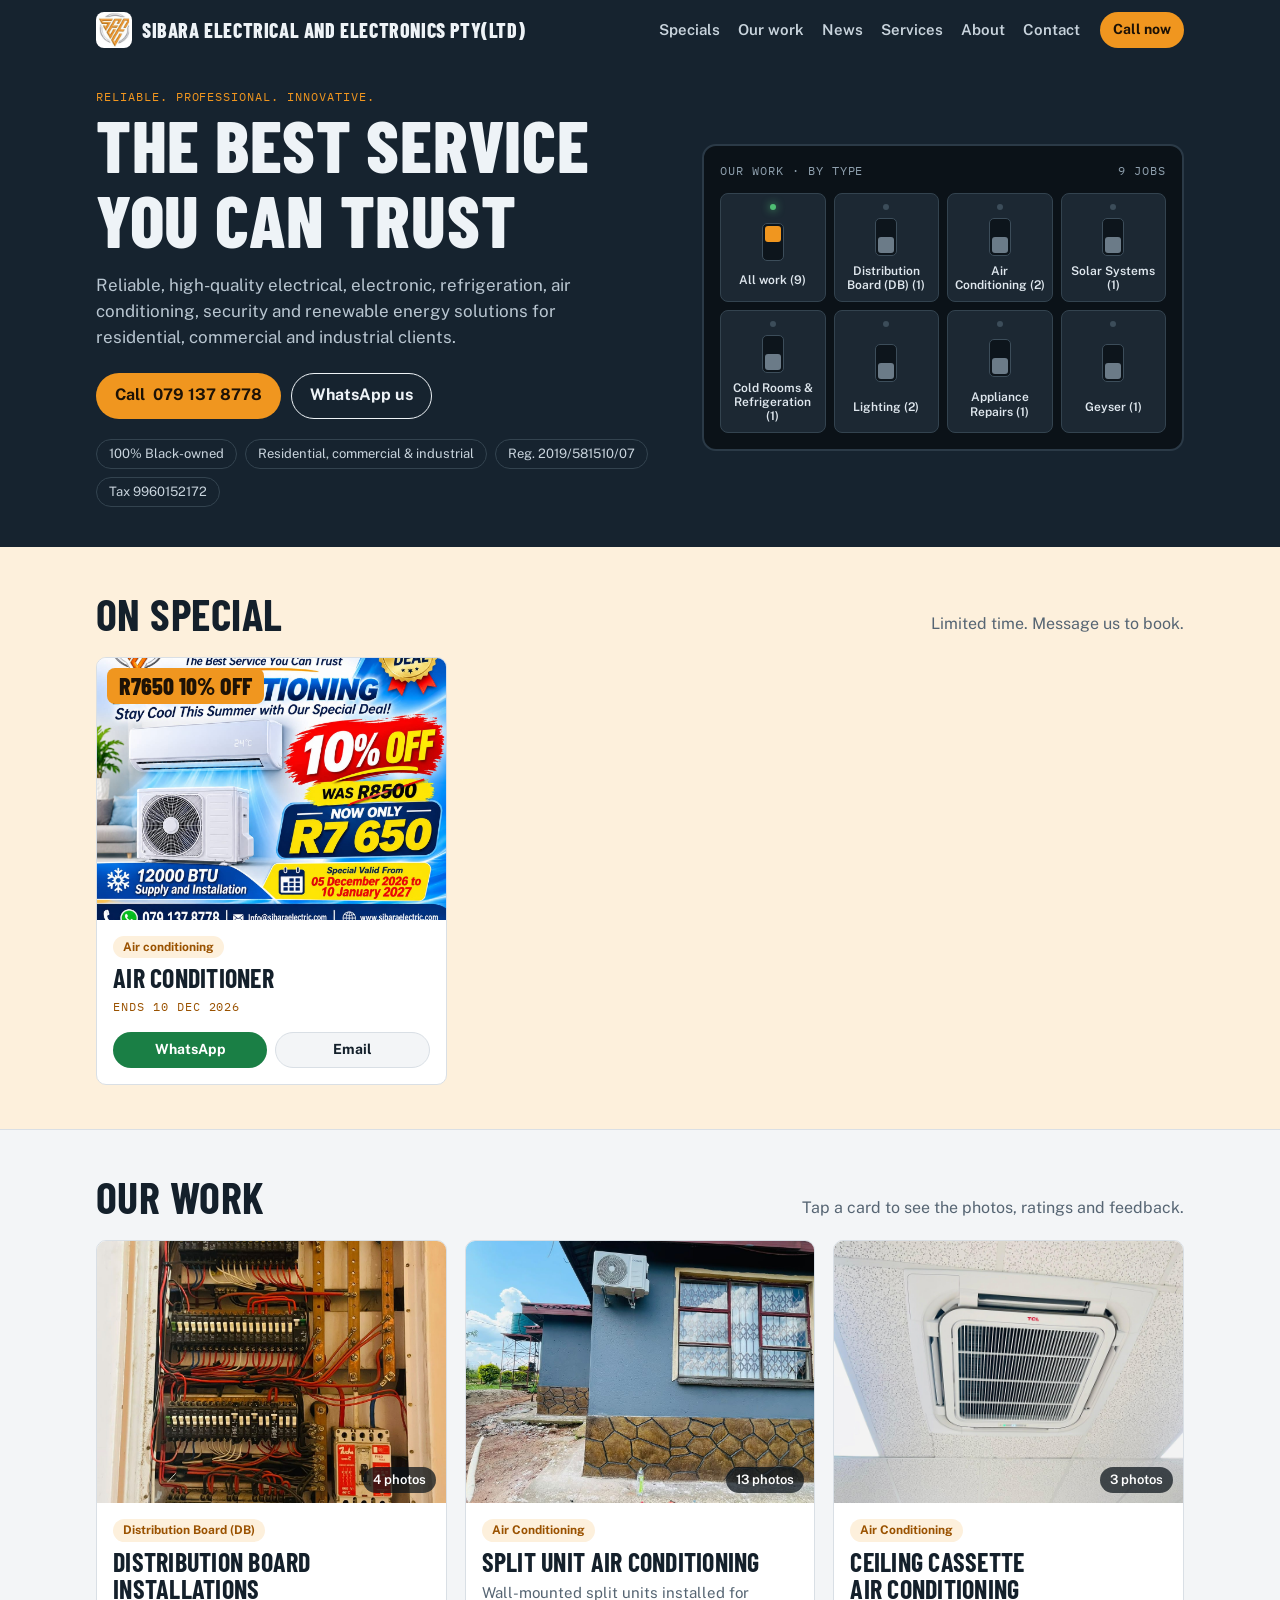
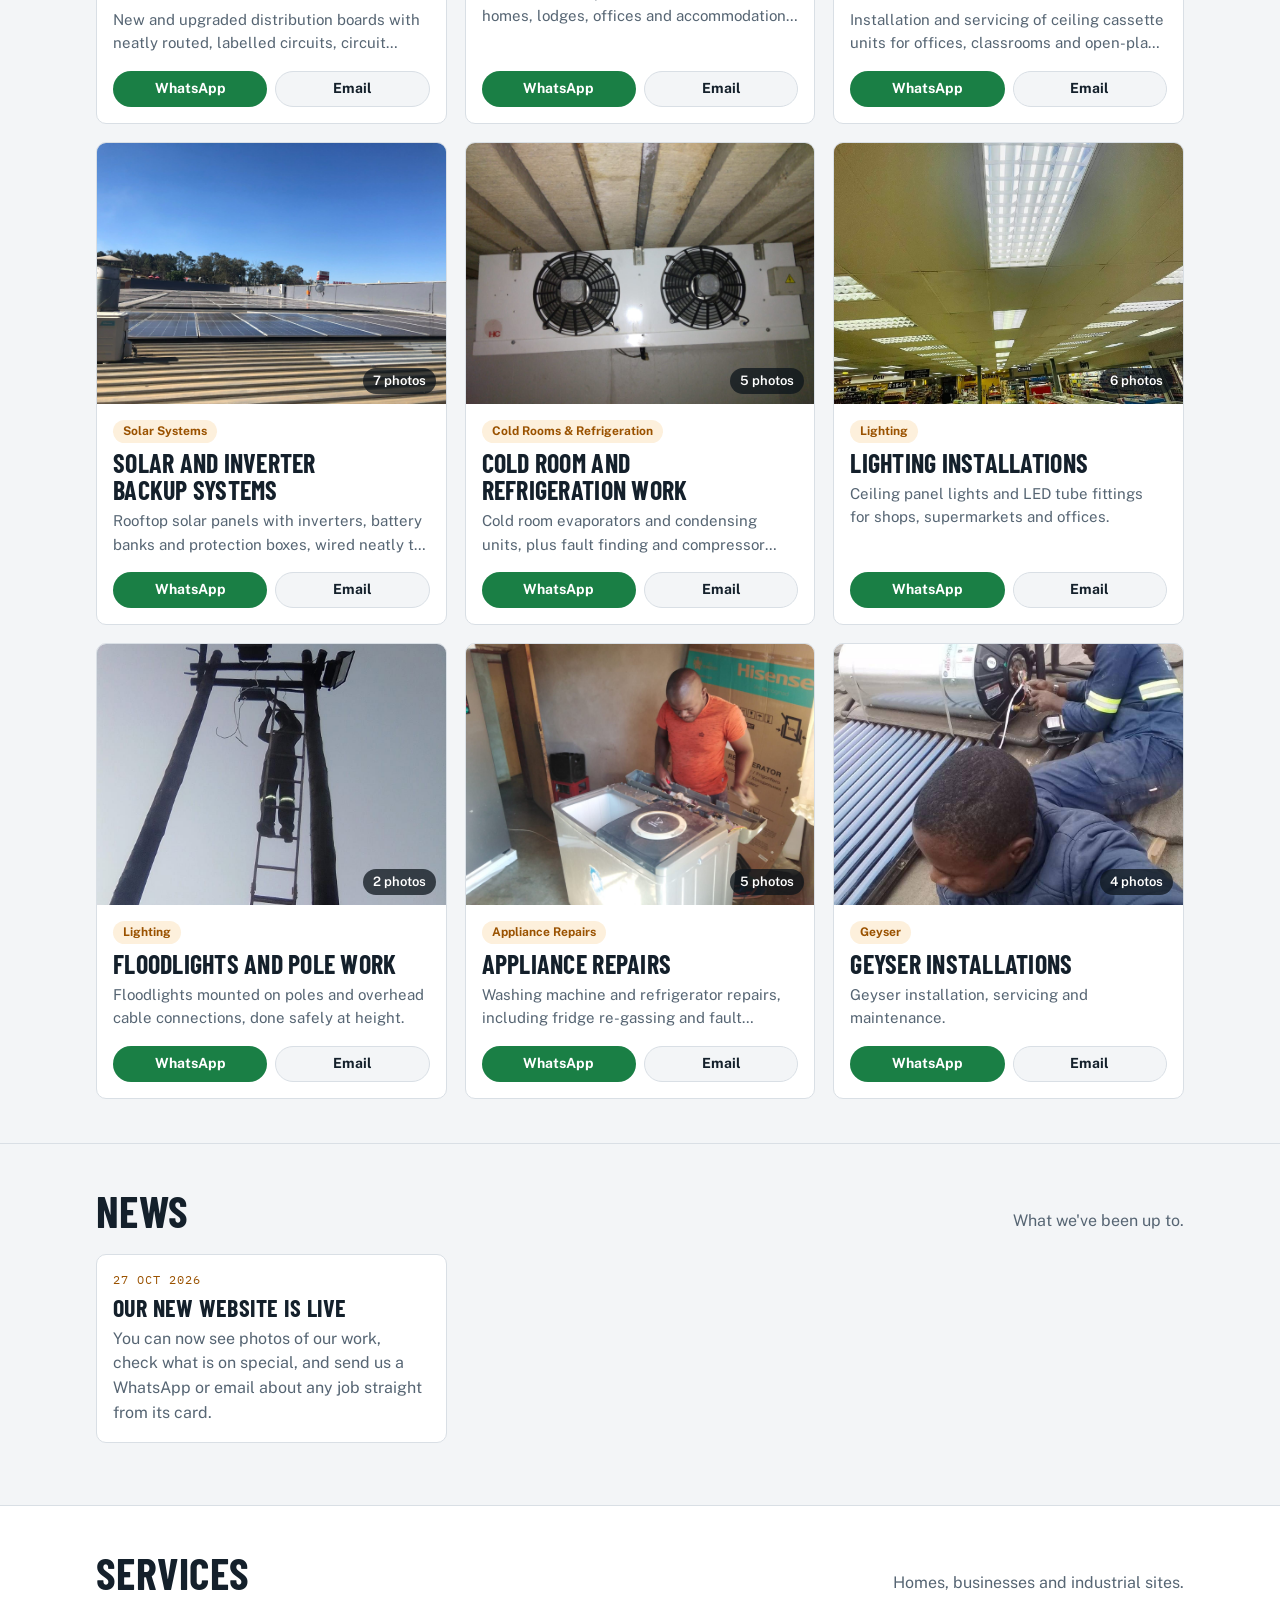
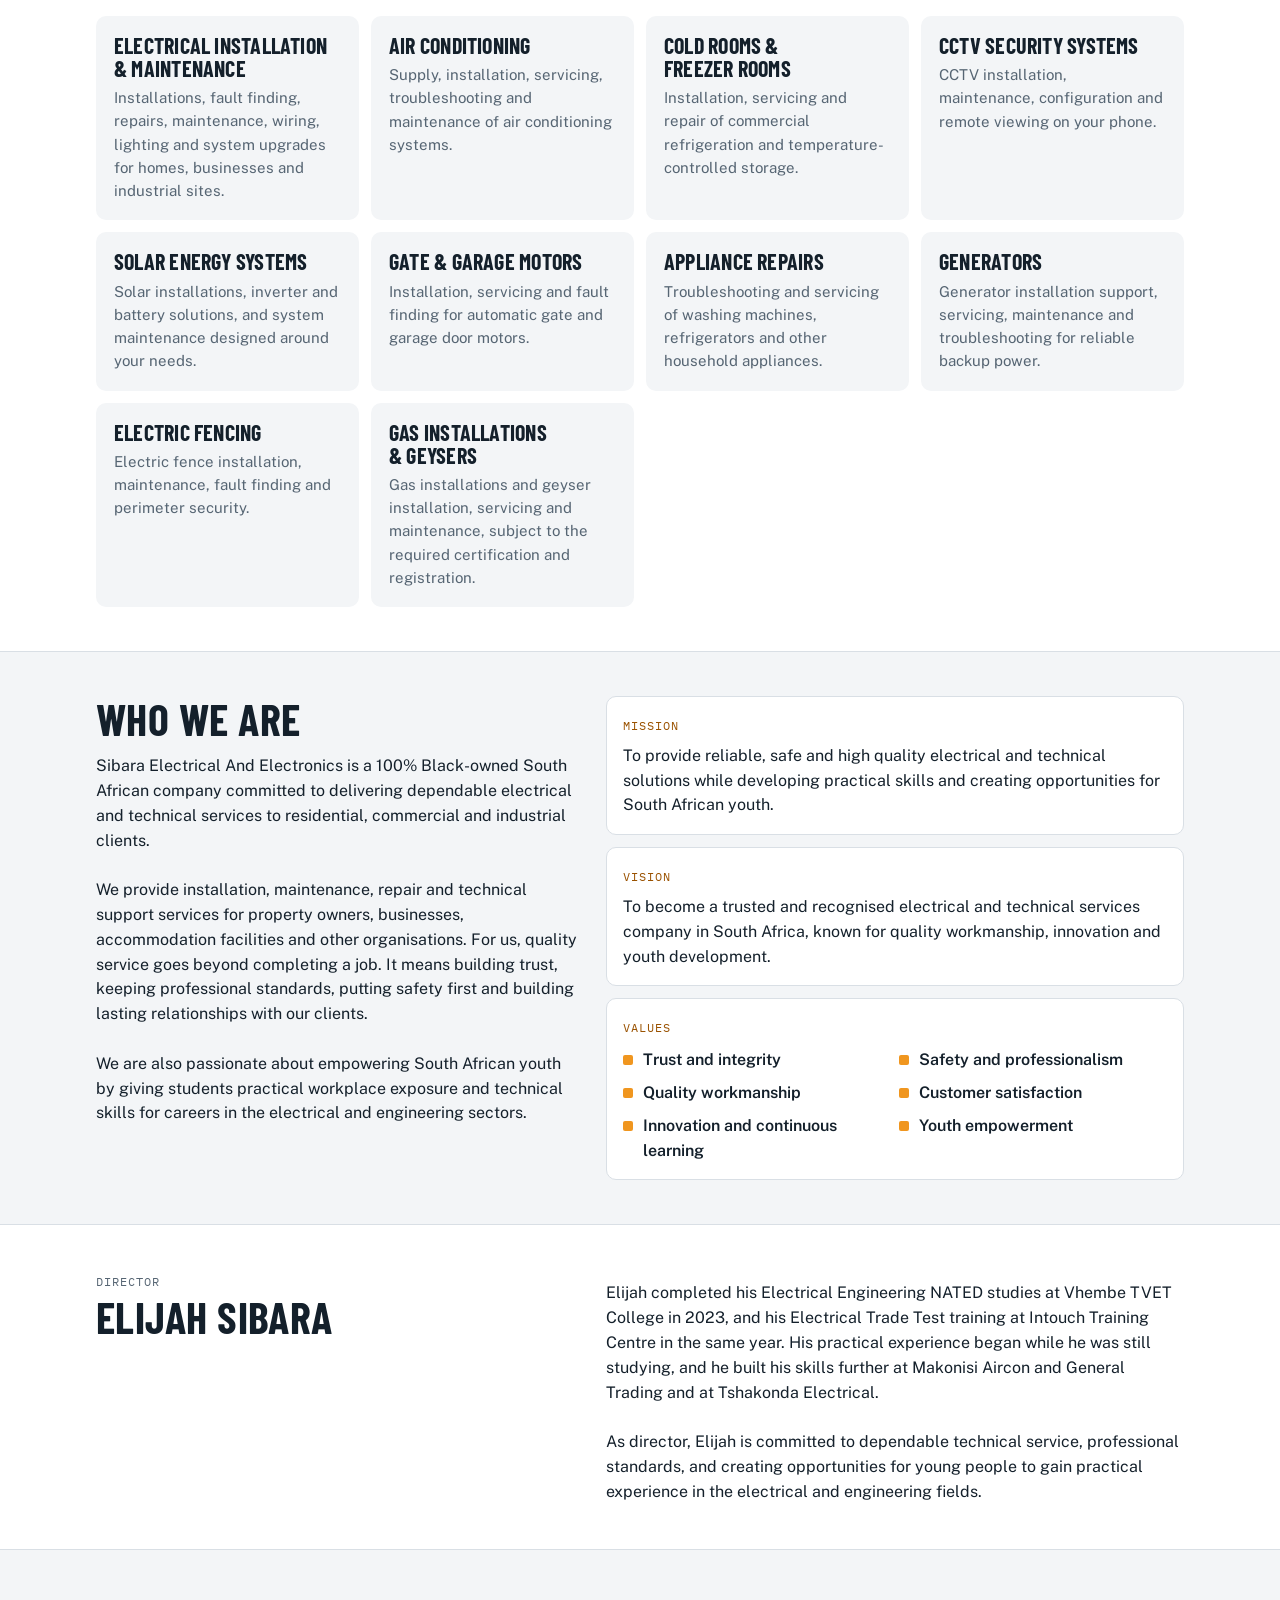
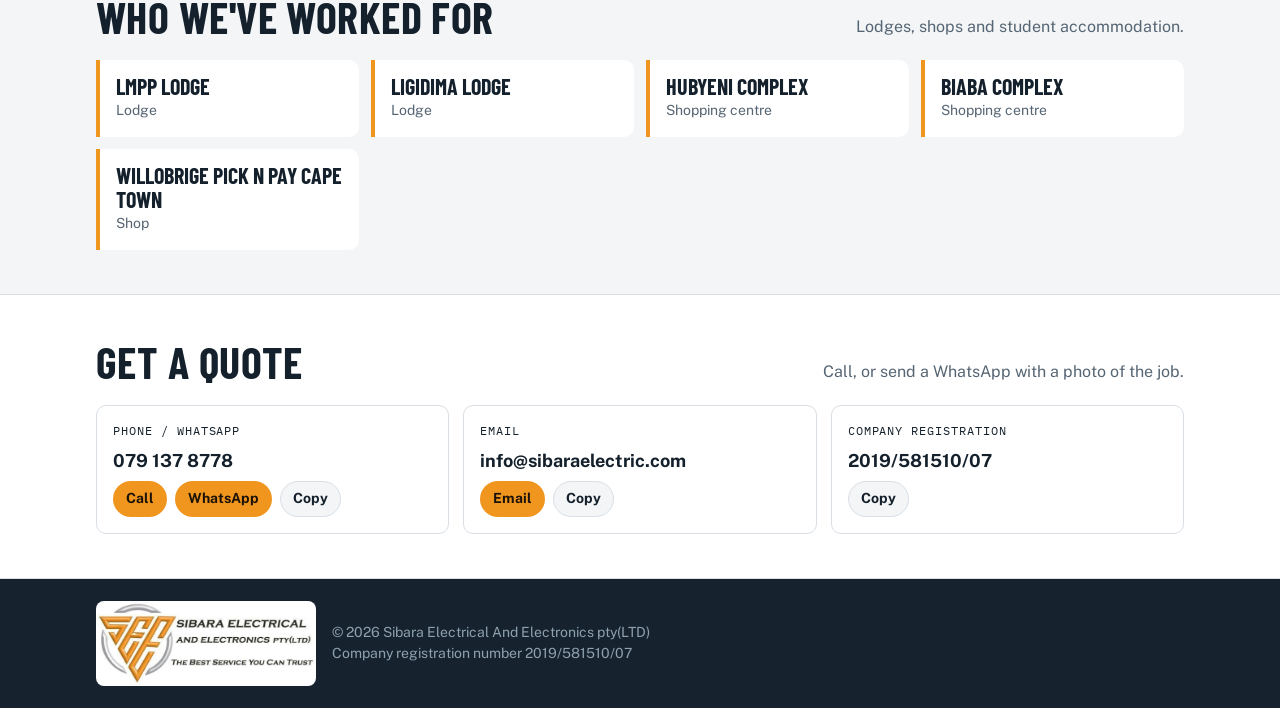
<file: index.html>
<!doctype html>
<html lang="en">
<head>
<meta charset="utf-8">
<meta name="viewport" content="width=device-width,initial-scale=1,viewport-fit=cover">
<title>Sibara Electrical And Electronics</title>
<meta name="description" content="Electrical installations, air conditioning, cold rooms, CCTV, solar, gate motors, geysers and more. The best service you can trust.">
<link rel="icon" href="favicon.png">
<link rel="preconnect" href="https://fonts.googleapis.com">
<link rel="stylesheet" href="https://fonts.googleapis.com/css2?family=Barlow+Condensed:wght@600;700;800&family=Public+Sans:wght@400;500;600;700&family=IBM+Plex+Mono:wght@500&display=swap">
<link rel="stylesheet" href="site.css">
</head>
<body>
<header class="top"><div class="wrap">
  <a class="brand" href="#"><img class="emblem" src="images/emblem.png" alt="" width="36" height="36"><span data-b="name">Sibara Electrical And Electronics</span></a>
  <nav class="nav"><a href="#specials" data-nav="specials" hidden>Specials</a><a href="#work">Our work</a><a href="#news" data-nav="news" hidden>News</a><a href="#services">Services</a><a href="#about">About</a><a href="#contact">Contact</a></nav>
  <a class="btn btn-copper btn-sm" data-tel hidden>Call now</a>
</div></header>

<div class="hero"><div class="wrap">
  <div>
    <div class="label hero-kicker" data-b="tagline"></div>
    <h1 id="hero-title" data-b="slogan">The best service you can trust</h1>
    <p data-b="intro"></p>
    <div class="cta">
      <a class="btn btn-copper" data-tel hidden>Call <span data-b="phone"></span></a>
      <a class="btn btn-ghost" data-wa target="_blank" rel="noopener" hidden>WhatsApp us</a>
    </div>
    <ul class="chips" id="highlights"></ul>
  </div>
  <div class="board" aria-label="Filter our work by type">
    <div class="label"><span>Our work · by type</span><span id="board-count"></span></div>
    <div class="breakers" id="breakers"></div>
  </div>
</div></div>

<section class="block specials" id="specials" hidden><div class="wrap">
  <div class="sec-head"><h2>On special</h2><p>Limited time. Message us to book.</p></div>
  <div class="grid" id="specials-list"></div>
</div></section>

<section class="block" id="work"><div class="wrap">
  <div class="sec-head"><h2>Our work</h2><p>Tap a card to see the photos, ratings and feedback.</p></div>
  <div class="grid" id="cards"><div class="empty">Loading our work...</div></div>
</div></section>

<section class="block news-block" id="news" hidden><div class="wrap">
  <div class="sec-head"><h2>News</h2><p>What we've been up to.</p></div>
  <div class="news" id="news-list"></div>
  <button class="btn btn-quiet" id="news-more" type="button" hidden>Show older news</button>
</div></section>

<section class="block alt" id="services"><div class="wrap">
  <div class="sec-head"><h2>Services</h2><p>Homes, businesses and industrial sites.</p></div>
  <div class="services" id="services-list"></div>
</div></section>

<section class="block" id="about"><div class="wrap two">
  <div>
    <h2 class="h2">Who we are</h2>
    <p class="prose" data-b="about"></p>
  </div>
  <div class="stack">
    <div class="panel"><span class="label">Mission</span><p data-b="mission"></p></div>
    <div class="panel"><span class="label">Vision</span><p data-b="vision"></p></div>
    <div class="panel"><span class="label">Values</span><ul class="checks" id="values"></ul></div>
  </div>
</div></section>

<section class="block alt" id="director"><div class="wrap two">
  <div>
    <span class="label muted" id="dir-role"></span>
    <h2 class="h2" id="dir-name"></h2>
  </div>
  <p class="prose" id="dir-bio"></p>
</div></section>

<section class="block" id="clients"><div class="wrap">
  <div class="sec-head"><h2>Who we've worked for</h2><p>Lodges, shops and student accommodation.</p></div>
  <div class="clients" id="clients-list"></div>
</div></section>

<section class="block alt" id="contact"><div class="wrap">
  <div class="sec-head"><h2>Get a quote</h2><p>Call, or send a WhatsApp with a photo of the job.</p></div>
  <div class="contact" id="contact-cards"></div>
</div></section>

<footer><div class="wrap foot">
  <img src="images/logo.jpg" alt="Sibara Electrical And Electronics (Pty) Ltd logo" class="foot-logo">
  <div>© <span id="yr"></span> <span data-b="name"></span><br><span id="reg"></span></div>
</div></footer>

<div class="callbar" hidden><a class="btn btn-copper" data-tel hidden>Call</a><a class="btn btn-ghost" data-wa target="_blank" rel="noopener" hidden>WhatsApp</a></div>

<div class="sheet" id="detail" hidden role="dialog" aria-modal="true" aria-labelledby="d-title">
  <div class="sheet-top"><div class="wrap"><h2 id="d-title"></h2><button class="x" data-close aria-label="Close">×</button></div></div>
  <div class="wrap" style="padding-top:18px">
    <span class="pill" id="d-type"></span>
    <div class="detail-desc" id="d-desc"></div>
    <div class="ask" id="d-ask"></div>
    <div class="photos" id="d-photos"></div>
    <div class="reviews" id="d-reviews" hidden>
      <div class="rev-head"><h3>Ratings &amp; feedback</h3><span class="stars-sum" id="d-avg"></span></div>
      <form class="rev-form" id="rev-form" novalidate>
        <fieldset class="rate">
          <legend>Rate this work</legend>
          <div class="rate-stars" id="rate-stars"></div>
        </fieldset>
        <label><span>Your name <span class="muted">(optional)</span></span><input name="name" maxlength="60" autocomplete="name"></label>
        <label><span>Feedback <span class="muted">(optional)</span></span><textarea name="comment" maxlength="600" rows="3"></textarea></label>
        <label class="hp" aria-hidden="true">Website<input name="website" tabindex="-1" autocomplete="off"></label>
        <div class="row"><button class="btn btn-copper" type="submit">Send rating</button><span class="rev-msg" id="rev-msg" role="status"></span></div>
      </form>
      <div class="rev-list" id="rev-list"></div>
    </div>
  </div>
</div>

<div class="lightbox" id="lightbox" hidden role="dialog" aria-modal="true" aria-label="Photo viewer">
  <div class="bar"><span class="label" id="lb-count"></span><button class="x" id="lb-close" aria-label="Close photo">×</button></div>
  <div class="stage" id="lb-stage"><img id="lb-img" alt=""></div>
  <div class="nav-lb"><button class="btn btn-ghost" id="lb-prev">‹ Previous</button><button class="btn btn-ghost" id="lb-next">Next ›</button></div>
</div>
<script src="site.js?v=2"></script>
<script src="visitors.js?v=3" defer></script>
</body>
</html>
</file>
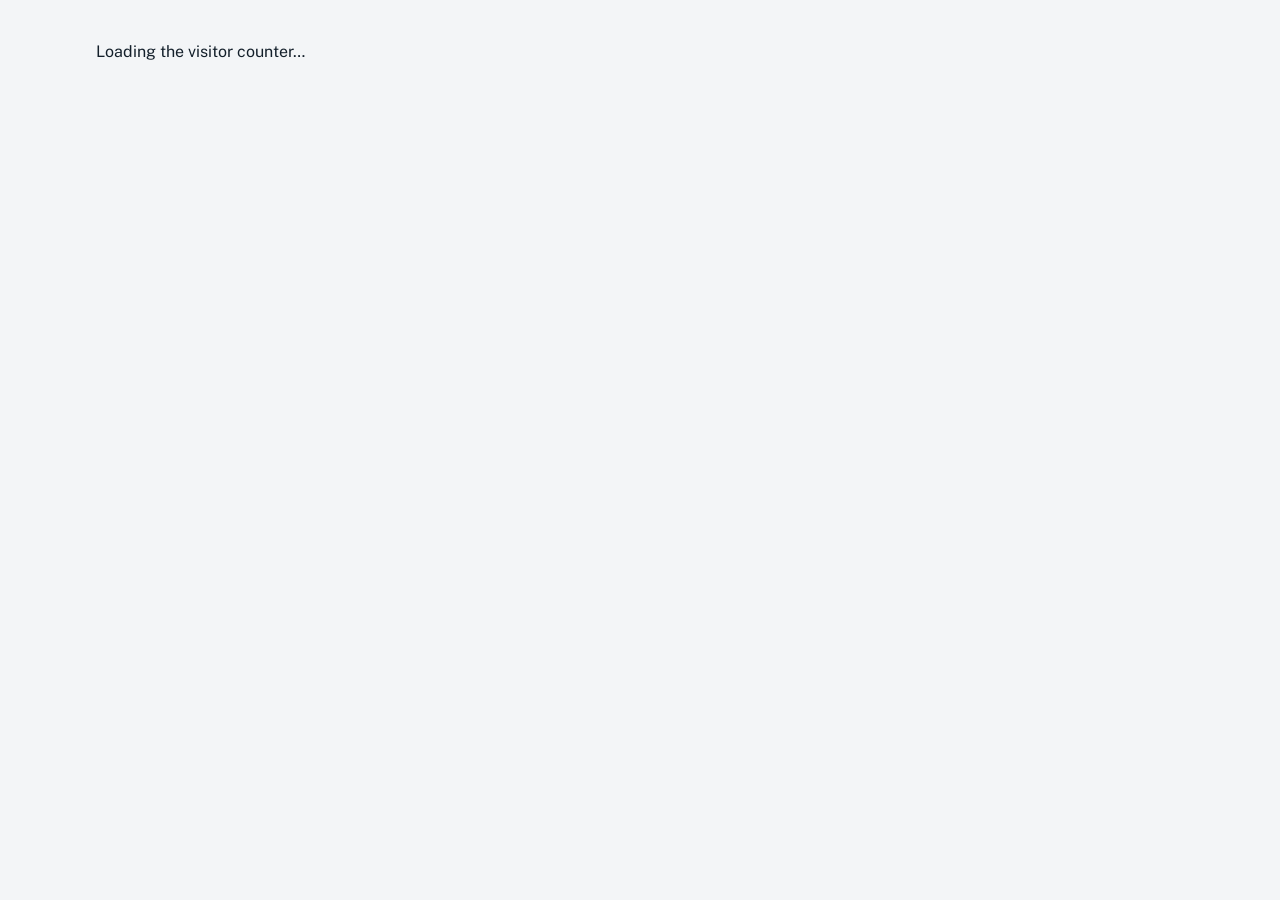
<file: visitors/index.html>
<!doctype html>
<html lang="en">
<head>
<meta charset="utf-8">
<meta name="viewport" content="width=device-width,initial-scale=1,viewport-fit=cover">
<meta name="robots" content="noindex">
<title>Visitors · Sibara Electrical</title>
<link rel="icon" href="/favicon.png">
<link rel="stylesheet" href="https://fonts.googleapis.com/css2?family=Barlow+Condensed:wght@600;700;800&family=Public+Sans:wght@400;500;600;700&family=IBM+Plex+Mono:wght@500&display=swap">
<link rel="stylesheet" href="/site.css?v=3">
</head>
<body>
<noscript>Turn on JavaScript to see the visitors.</noscript>
<div class="wrap" style="padding:40px 16px" id="vc-wait">Loading the visitor counter…</div>
<script src="/visitors.js?v=3"></script>
</body>
</html>
</file>
<file: site.css>
/* Sibara Electrical site styles. Colours and fonts are the tokens in :root. */
/* Layout: sticky call bar, breaker-panel hero, filterable grid of work cards, full-screen sheets for each card and for the editor. */
:root{
  --bg:#f3f5f7; --surface:#ffffff; --ink:#14202b; --muted:#566573; --line:#d9dfe5;
  --panel:#16232f; --panel-ink:#eef3f7; --copper:#f0961f; --copper-ink:#1d1206; --copper-soft:#fdf0dc; --copper-text:#9a5200;
  --live:#2f8f4e; --danger:#b3261e; --shade:rgba(10,18,26,.72); --wa:#1a7f45; --star-off:#cfd6dc;
  --f-display:"Barlow Condensed","Arial Narrow",system-ui,sans-serif;
  --f-body:"Public Sans",system-ui,-apple-system,"Segoe UI",sans-serif;
  --f-mono:"IBM Plex Mono",ui-monospace,Menlo,Consolas,monospace;
  --r:10px;
}
@media (prefers-color-scheme: dark){:root:not([data-theme="light"]){
  --bg:#0f161d; --surface:#17212b; --ink:#e7edf2; --muted:#9aa8b5; --line:#2a3743;
  --panel:#0a1016; --panel-ink:#eef3f7; --copper:#f5a33a; --copper-ink:#1d1206; --copper-soft:#3a2a16; --copper-text:#f5b55c;
  --live:#4fbf73; --danger:#f2867d; --shade:rgba(0,0,0,.8); --wa:#1f8a4c; --star-off:#3a4753; color-scheme:dark}}
:root[data-theme="dark"]{
  --bg:#0f161d; --surface:#17212b; --ink:#e7edf2; --muted:#9aa8b5; --line:#2a3743;
  --panel:#0a1016; --panel-ink:#eef3f7; --copper:#f5a33a; --copper-ink:#1d1206; --copper-soft:#3a2a16; --copper-text:#f5b55c;
  --live:#4fbf73; --danger:#f2867d; --shade:rgba(0,0,0,.8); --wa:#1f8a4c; --star-off:#3a4753; color-scheme:dark}
*{box-sizing:border-box}
html{color-scheme:light}
body{margin:0}
img{max-width:100%}
[hidden]{display:none!important}
body{background:var(--bg);color:var(--ink);font:16px/1.55 var(--f-body)}
body::before{content:"";position:fixed;inset:0 0 auto;height:env(safe-area-inset-top,0px);z-index:30;background:var(--panel)}
.wrap{max-width:1120px;margin:0 auto;padding-left:max(16px,env(safe-area-inset-left,0px));padding-right:max(16px,env(safe-area-inset-right,0px))}
h1,h2,h3{font-family:var(--f-display);text-wrap:balance;margin:0;line-height:1.05;letter-spacing:.01em}
button,input,textarea,select{font:inherit;color:inherit}
button{cursor:pointer}
:focus-visible{outline:3px solid var(--copper);outline-offset:2px}
.btn{display:inline-flex;align-items:center;justify-content:center;gap:8px;min-height:46px;padding:0 18px;border-radius:999px;border:1.5px solid transparent;font-weight:700;text-decoration:none;white-space:nowrap}
.btn-copper{background:var(--copper);color:var(--copper-ink)}
.btn-ghost{background:transparent;border-color:currentColor}
.btn-quiet{background:var(--bg);border-color:var(--line);color:var(--ink)}
.btn-sm{min-height:36px;padding:0 12px;font-size:14px}
.btn[disabled]{opacity:.5;cursor:default}
.label{font-family:var(--f-mono);font-size:12px;letter-spacing:.08em;text-transform:uppercase}

/* top bar */
.top{position:sticky;top:env(safe-area-inset-top,0px);z-index:20;background:var(--panel);color:var(--panel-ink)}
.top .wrap{display:flex;align-items:center;gap:12px;min-height:60px}
.brand{display:flex;align-items:center;gap:10px;font-family:var(--f-display);font-weight:800;font-size:24px;text-transform:uppercase;letter-spacing:.03em;min-width:0}
.brand span{overflow:hidden;text-overflow:ellipsis;white-space:nowrap}
.brand{color:inherit;text-decoration:none;font-size:20px}
.emblem{flex:none;width:36px;height:36px;border-radius:8px;background:#fff}
.nav{display:flex;gap:18px;margin-left:auto}
.nav a{color:#c9d4dd;text-decoration:none;font-weight:600;font-size:15px}
.nav a:hover{color:var(--copper)}
.top .btn{margin-left:8px}

/* hero */
.hero{background:var(--panel);color:var(--panel-ink);padding-block:28px 40px}
.hero .wrap{display:grid;gap:28px;grid-template-columns:1.2fr 1fr;align-items:center}
.hero h1{font-size:clamp(40px,8vw,72px);font-weight:800;text-transform:uppercase}
.hero-kicker{color:var(--copper)}
.chips{list-style:none;padding:0;margin:20px 0 0;display:flex;flex-wrap:wrap;gap:8px}
.chips li{border:1px solid #33434f;border-radius:999px;padding:4px 12px;font-size:13px;color:#c9d4dd}
.hero p{max-width:52ch;color:#b9c6d1;margin:14px 0 22px;font-size:17px}
.cta{display:flex;flex-wrap:wrap;gap:10px}
.cta .btn-ghost{color:var(--panel-ink)}
.contact-line{margin-top:16px;display:flex;flex-wrap:wrap;gap:8px 18px;color:#b9c6d1;font-size:15px}
.contact-line b{color:var(--panel-ink);font-weight:600;user-select:all}
/* breaker strip: the filter control */
.board{background:#0b1218;border:2px solid #2b3a47;border-radius:14px;padding:16px;min-width:0}
.board .label{color:#8fa0ae;display:flex;justify-content:space-between;margin-bottom:12px}
.breakers{display:grid;grid-template-columns:repeat(auto-fill,minmax(84px,1fr));gap:8px}
.breaker{background:#1c2833;border:1px solid #33434f;border-radius:8px;padding:10px 6px 8px;color:#dfe7ee;text-align:center;display:grid;gap:8px;justify-items:center;min-width:0}
.breaker .toggle{width:22px;height:38px;border-radius:5px;background:#0d151c;position:relative;border:1px solid #3c4d5a}
.breaker .toggle::after{content:"";position:absolute;left:2px;right:2px;height:16px;border-radius:3px;background:#6b7b88;bottom:2px;transition:bottom .15s}
.breaker[aria-pressed="true"] .toggle::after{bottom:18px;background:var(--copper)}
.breaker small{font-size:12px;line-height:1.2;font-weight:600;overflow-wrap:anywhere}
.breaker .dot{width:6px;height:6px;border-radius:50%;background:#3c4d5a}
.breaker[aria-pressed="true"] .dot{background:#4fbf73;box-shadow:0 0 8px #4fbf73}

/* sections */
section.block{padding-block:44px}
.sec-head{display:flex;flex-wrap:wrap;align-items:end;justify-content:space-between;gap:10px;margin-bottom:20px}
.sec-head h2{font-size:clamp(32px,5vw,44px);text-transform:uppercase}
.sec-head p{margin:0;color:var(--muted)}
.grid{display:grid;grid-template-columns:repeat(auto-fill,minmax(260px,1fr));gap:18px}
.card{background:var(--surface);border:1px solid var(--line);border-radius:var(--r);overflow:hidden;display:flex;flex-direction:column;min-width:0;transition:transform .15s,box-shadow .15s}
.card-open{display:flex;flex-direction:column;flex:1;text-align:left;padding:0;border:0;background:none;color:inherit;width:100%}
.card-actions{display:flex;flex-wrap:wrap;align-items:center;gap:8px;padding:0 16px 16px;margin-top:auto}
.card-actions .btn{flex:1}
.ask .card-actions{padding:0;margin:0 0 22px;max-width:480px}
.ask .card-actions .muted{flex-basis:100%;font-size:14px}
.btn-wa{background:var(--wa);color:#fff}
.card:hover{transform:translateY(-2px);box-shadow:0 10px 24px rgba(0,0,0,.12)}
.thumb{aspect-ratio:4/3;width:100%;max-width:100%;background:var(--copper-soft);position:relative;overflow:hidden}
.thumb img{width:100%;height:100%;object-fit:cover;display:block}
.thumb .ph{position:absolute;inset:0;display:grid;place-items:center;color:var(--copper-text)}
.count{position:absolute;right:10px;bottom:10px;background:var(--shade);color:#fff;border-radius:999px;padding:3px 10px;font-size:13px;font-weight:600}
.card-body{padding:16px;display:grid;gap:6px;min-width:0}
.pill{justify-self:start;background:var(--copper-soft);color:var(--copper-text);border-radius:999px;padding:2px 10px;font-size:12px;font-weight:700}
.card h3{font-size:26px;text-transform:uppercase}
.card p{margin:0;color:var(--muted);font-size:15px;display:-webkit-box;-webkit-line-clamp:2;-webkit-box-orient:vertical;overflow:hidden}
.card .rating{display:flex;align-items:center;gap:8px;font-size:14px;color:var(--muted);font-weight:600}
.stars{position:relative;display:inline-block;font-size:16px;line-height:1;letter-spacing:2px;color:var(--star-off);white-space:nowrap}
.stars::before{content:"★★★★★"}
.stars::after{content:"★★★★★";position:absolute;left:0;top:0;width:var(--p,0%);overflow:hidden;color:var(--copper)}

/* specials and news */
.specials{background:var(--copper-soft);border-bottom:1px solid var(--line)}
.special .card-body p.full{-webkit-line-clamp:unset;display:block;white-space:pre-line}
.price{position:absolute;left:10px;top:10px;background:var(--copper);color:var(--copper-ink);font-family:var(--f-display);font-weight:800;font-size:24px;line-height:1;padding:6px 12px;border-radius:8px;text-transform:uppercase}
.price.inline{position:static;justify-self:start}
.ends{color:var(--copper-text)}
.thumb-btn{display:block;width:100%;height:100%;padding:0;border:0;background:none}
.news-block{border-top:1px solid var(--line)}
.news{display:grid;grid-template-columns:repeat(auto-fill,minmax(300px,1fr));gap:18px;margin-bottom:18px}
.news-item{background:var(--surface);border:1px solid var(--line);border-radius:var(--r);overflow:hidden;display:flex;flex-direction:column;min-width:0}
.news-item .thumb{aspect-ratio:16/9}
.news-body{padding:16px;display:grid;gap:6px}
.news-body time{color:var(--copper-text)}
.news-body h3{font-size:24px;text-transform:uppercase}
.news-body p{margin:0;white-space:pre-line;color:var(--muted)}

/* ratings and feedback in the detail sheet */
.reviews{margin-top:28px;border-top:1px solid var(--line);padding-top:20px;max-width:720px}
.rev-head{display:flex;flex-wrap:wrap;align-items:center;gap:8px 14px;margin-bottom:14px}
.rev-head h3{font-size:28px;text-transform:uppercase}
.stars-sum{display:flex;align-items:center;gap:8px;color:var(--muted);font-weight:600}
.rev-form{background:var(--surface);border:1px solid var(--line);border-radius:var(--r);padding:16px;display:grid;gap:12px;margin-bottom:18px}
.rev-form label{display:grid;gap:4px;font-weight:600;font-size:15px}
.rev-form input,.rev-form textarea{width:100%;border:1px solid var(--line);border-radius:8px;padding:10px 12px;background:var(--bg);font-size:16px}
.rev-form .row{display:flex;flex-wrap:wrap;align-items:center;gap:12px}
.rate{border:0;margin:0;padding:0}
.rate legend{font-weight:600;font-size:15px;padding:0;margin-bottom:4px}
.rate-stars{display:flex;gap:4px}
.star{width:48px;height:48px;border:0;background:none;font-size:36px;line-height:1;color:var(--star-off);padding:0}
.star[aria-pressed="true"]{color:var(--copper)}
.rev-msg{color:var(--muted);font-size:14px}
.hp{position:absolute!important;left:-9999px;width:1px;height:1px;overflow:hidden}
.rev-list{display:grid;gap:10px}
.rev{background:var(--surface);border:1px solid var(--line);border-radius:var(--r);padding:12px 14px}
.rev-top{display:flex;flex-wrap:wrap;align-items:center;gap:6px 10px;font-size:15px}
.rev-top .stars{font-size:14px}
.rev-top .muted{font-size:13px}
.rev p{margin:6px 0 0;white-space:pre-line;overflow-wrap:anywhere}
.empty{border:2px dashed var(--line);border-radius:var(--r);padding:28px;text-align:center;color:var(--muted)}

.alt{background:var(--surface);border-block:1px solid var(--line)}
.two{display:grid;grid-template-columns:1fr 1.2fr;gap:28px;align-items:start}
.h2{font-size:clamp(32px,5vw,44px);text-transform:uppercase}
.prose{max-width:62ch;margin:12px 0 0;white-space:pre-line}
.muted{color:var(--muted)}
.stack{display:grid;gap:12px}
.panel{background:var(--surface);border:1px solid var(--line);border-radius:var(--r);padding:16px}
.panel p{margin:6px 0 0}
.panel .label{color:var(--copper-text)}
.checks{list-style:none;padding:0;margin:8px 0 0;display:grid;grid-template-columns:repeat(auto-fit,minmax(200px,1fr));gap:8px}
.checks li{display:flex;gap:10px;align-items:flex-start;font-weight:600}
.checks li::before{content:"";flex:none;width:10px;height:10px;margin-top:7px;border-radius:2px;background:var(--copper)}
.services{display:grid;grid-template-columns:repeat(auto-fill,minmax(250px,1fr));gap:12px}
.svc{background:var(--bg);border-radius:var(--r);padding:18px;display:grid;gap:6px;align-content:start}
.svc h3{font-size:22px;text-transform:uppercase}
.svc p{margin:0;color:var(--muted);font-size:15px}
.svc .label{color:var(--copper-text)}
.clients{display:grid;grid-template-columns:repeat(auto-fill,minmax(220px,1fr));gap:12px}
.client{border-left:4px solid var(--copper);background:var(--surface);padding:14px 16px;border-radius:0 var(--r) var(--r) 0}
.client b{display:block;font-family:var(--f-display);font-size:22px;text-transform:uppercase;line-height:1.1}
.client span{color:var(--muted);font-size:14px}
.foot{display:flex;flex-wrap:wrap;align-items:center;gap:16px}
.foot-logo{width:220px;border-radius:8px;background:#fff}
.contact{display:grid;grid-template-columns:repeat(auto-fit,minmax(220px,1fr));gap:14px}
.ci{background:var(--surface);border:1px solid var(--line);border-radius:var(--r);padding:16px;display:grid;gap:6px;min-width:0}
.ci .v{font-weight:700;font-size:18px;overflow-wrap:anywhere;user-select:all}
.ci .row{display:flex;gap:8px;flex-wrap:wrap}
footer{background:var(--panel);color:#8fa0ae;padding-block:22px;font-size:14px}
.callbar{position:fixed;left:0;right:0;bottom:0;z-index:25;display:none;gap:8px;background:var(--panel);padding:10px max(16px,env(safe-area-inset-right,0px)) calc(10px + env(safe-area-inset-bottom,0px)) max(16px,env(safe-area-inset-left,0px))}
.callbar .btn{flex:1}
.callbar .btn-ghost{color:var(--panel-ink)}

/* sheets */
.sheet{position:fixed;inset:0;z-index:40;background:var(--bg);overflow-y:auto;overscroll-behavior:contain;padding-bottom:calc(90px + env(safe-area-inset-bottom,0px))}
.sheet-top{position:sticky;top:0;z-index:2;background:var(--panel);color:var(--panel-ink);padding-top:env(safe-area-inset-top,0px)}
.sheet-top .wrap{display:flex;align-items:center;gap:10px;min-height:58px}
.sheet-top h2{font-size:24px;text-transform:uppercase;min-width:0;overflow:hidden;text-overflow:ellipsis;white-space:nowrap;flex:1}
.x{flex:none;width:42px;height:42px;border-radius:50%;border:1px solid #3c4d5a;background:transparent;color:var(--panel-ink);font-size:22px;line-height:1}
.detail-desc{white-space:pre-line;max-width:65ch;margin:14px 0 22px}
.photos{display:grid;grid-template-columns:repeat(auto-fill,minmax(150px,1fr));gap:8px}
.photos button{padding:0;border:0;border-radius:8px;overflow:hidden;aspect-ratio:1;background:var(--copper-soft)}
.photos img{width:100%;height:100%;object-fit:cover;display:block}
.lightbox{position:fixed;inset:0;z-index:60;background:#05090c;display:grid;grid-template-rows:auto 1fr auto;color:#fff}
.lightbox .bar{display:flex;align-items:center;justify-content:space-between;padding:calc(10px + env(safe-area-inset-top,0px)) max(16px,env(safe-area-inset-right,0px)) 10px max(16px,env(safe-area-inset-left,0px))}
.lightbox .stage{display:grid;place-items:center;min-height:0;padding:0 8px;touch-action:pan-y}
.lightbox img{max-height:100%;max-width:100%;object-fit:contain}
.lightbox .nav-lb{display:flex;justify-content:center;gap:12px;padding:10px 16px calc(14px + env(safe-area-inset-bottom,0px))}
.lightbox .x{border-color:#555;color:#fff}
.lightbox .btn-ghost{color:#fff}

@media (max-width:760px){
  .hero .wrap,.two{grid-template-columns:1fr}
  .nav{display:none}
  .top .btn{display:none}
  .callbar{display:flex}
  body{padding-bottom:70px}
  .hero{padding-block:22px 30px}
}
@media (prefers-reduced-motion:reduce){*{transition:none!important}}
</file>
